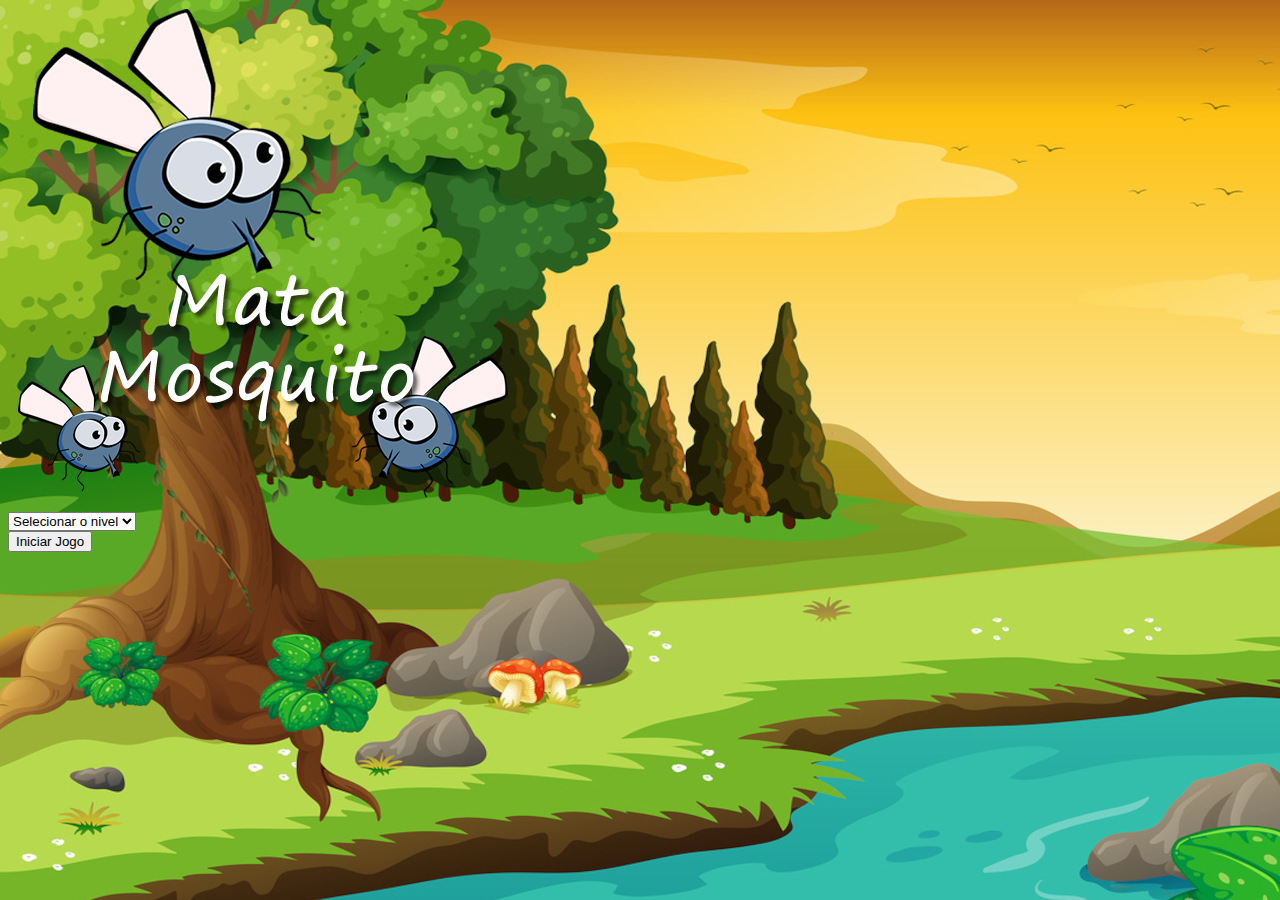
<file: index.html>
<!DOCTYPE html>
<html lang="pt-br">
    <head>
        <meta charset="UTF-8">
        <meta http-equiv="X-UA-Compatible" content="IE=edge">
        <meta name="viewport" content="width=device-width, initial-scale=1.0">
        <title>Pagina Inicial</title>
        <link rel="stylesheet" href="estilo.css">
        <link rel="stylesheet" href="https://stackpath.bootstrapcdn.com/bootstrap/4.1.3/css/bootstrap.min.css" integrity="sha384-MCw98/SFnGE8fJT3GXwEOngsV7Zt27NXFoaoApmYm81iuXoPkFOJwJ8ERdknLPMO" crossorigin="anonymous">
        <script>
            function iniciarJogo(){
                var nivel = document.getElementById('nivel').value
                if(nivel === ''){
                    alert('Selecione um nível para o jogo!') 
                    return false
                }
                window.location.href = "game.html?" + nivel
                
            }
        </script>
    </head>
    <body> 
        <div class="container">
            <div class="row">
                <div class="col">
                    <div class="d-flex justify-content-center"><img class="img-fluid" src="imagens/game.png" alt=""></div>
                </div>
            </div>
            <div class="row">
                <div class="col ">
                    <div class="d-flex justify-content-center">
                        <div class="mb-2">
                            <select class="form-control" id="nivel">
                                <option value="">Selecionar o nivel</option>
                                <option value="normal">Normal</option>
                                <option value="dificil">Dificil</option>
                                <option value="expert">Expert</option>
                            </select>
                        </div>
                    </div>
                </div>
            </div>
            <div class="row">
                <div class="col">
                    <div class="d-flex justify-content-center">
                        <button onclick="iniciarJogo()" type="button" class="btn btn-danger btn-lg">Iniciar Jogo</button>
                    </div>
                </div>
            </div>

        </div>
    </body>
</html>
</file>
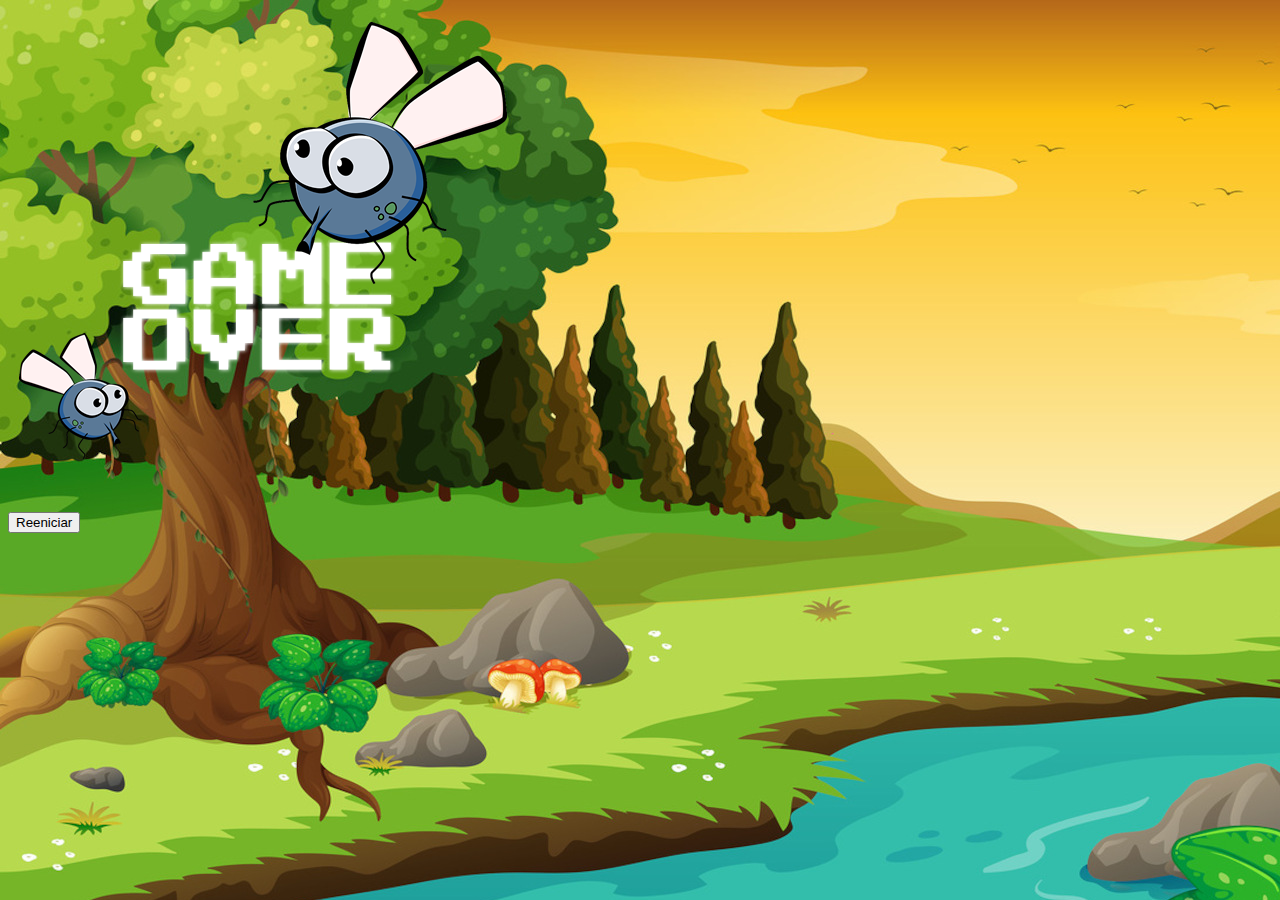
<file: fim_de_jogo.html>
<!DOCTYPE html>
<html lang="pt-br">
    <head>
        <meta charset="UTF-8">
        <meta http-equiv="X-UA-Compatible" content="IE=edge">
        <meta name="viewport" content="width=device-width, initial-scale=1.0">
        <title>Game Over</title>
        <link rel="stylesheet" href="estilo.css">
        <link rel="stylesheet" href="https://stackpath.bootstrapcdn.com/bootstrap/4.1.3/css/bootstrap.min.css" integrity="sha384-MCw98/SFnGE8fJT3GXwEOngsV7Zt27NXFoaoApmYm81iuXoPkFOJwJ8ERdknLPMO" crossorigin="anonymous">
    </head>
    <body> 
        <div class="container">
            <div class="row">
                <div class="col">
                    <div class="d-flex justify-content-center"><img class="img-fluid" src="imagens/game_over.png" alt=""></div>
                </div>
            </div>
            <div class="row">
                <div class="col">
                    <div class="d-flex justify-content-center">
                        <button onclick="window.location.href='index.html'" type="button" class="btn btn-dark btn-lg">Reeniciar</button>
                    </div>
                </div>
            </div>
        </div>
    </body>
</html>
</file>
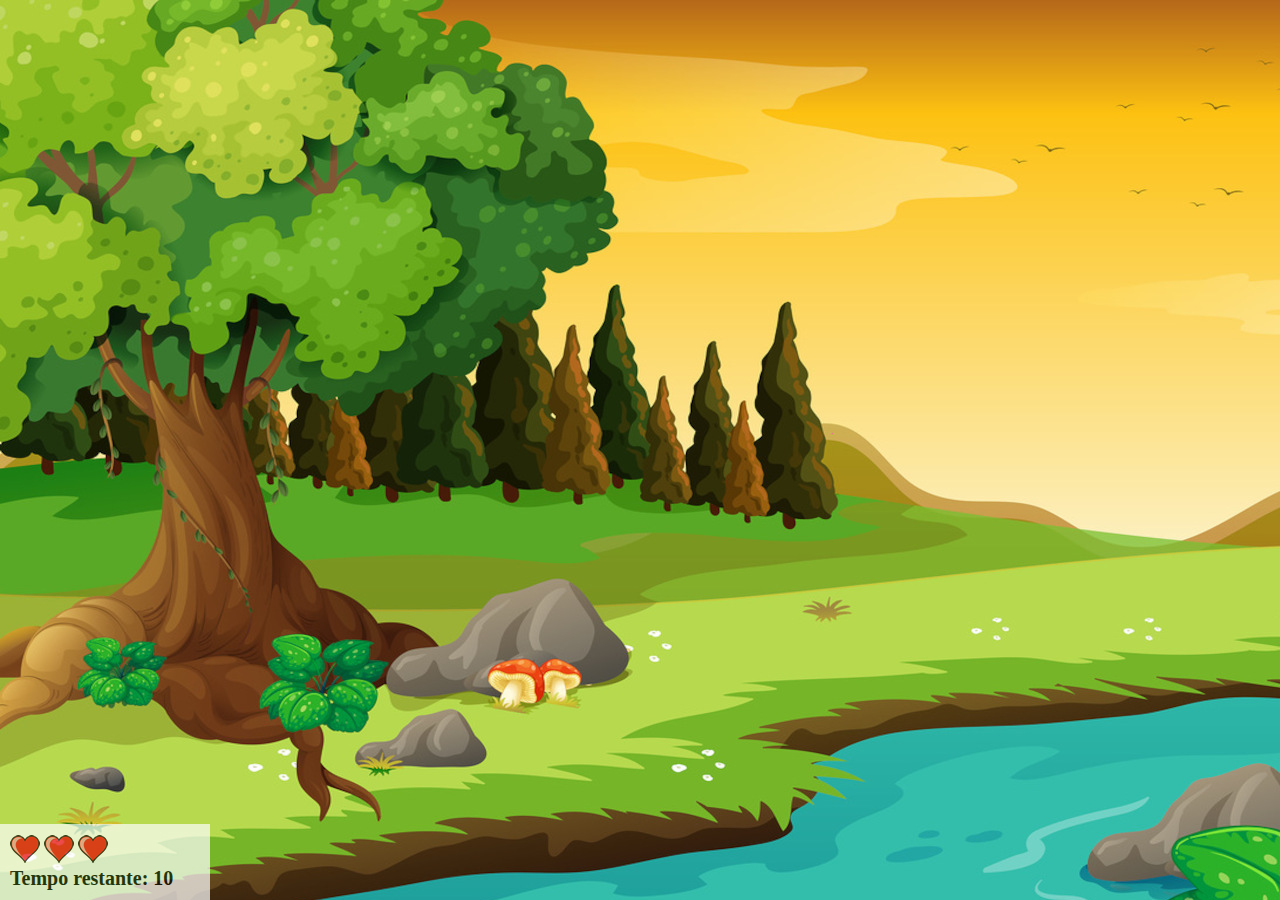
<file: game.html>
<!DOCTYPE html>
<html lang="pt-br">
    <head>
        <meta charset="UTF-8">
        <meta http-equiv="X-UA-Compatible" content="IE=edge">
        <meta name="viewport" content="width=device-width, initial-scale=1.0">
        <title>Game Mata Mosquito</title>
        <script src="jogo.js"></script>
        <link rel="stylesheet" href="estilo.css">
    </head>
    <body onresize="ajustaTamanhoPalcoJogo()"> 
        <div class="painel">
            <div class="vida">
                <img id="v1" src="imagens/coracao_cheio.png" alt="">
                <img id="v2" src="imagens/coracao_cheio.png" alt="">
                <img id="v3" src="imagens/coracao_cheio.png" alt="">
            </div>
            <div class="cronometro">
                Tempo restante: <span id="cronometro"></span>
            </div>
        </div>

        
        
        
        
        
        
        
        
        
        
        
        <script>
            document.getElementById('cronometro').innerHTML = tempo
            var criaMosquito = setInterval ( function(){ posicaoRandomica()}, criaMosquitoTempo)
        </script>
    </body>
</html>
</file>
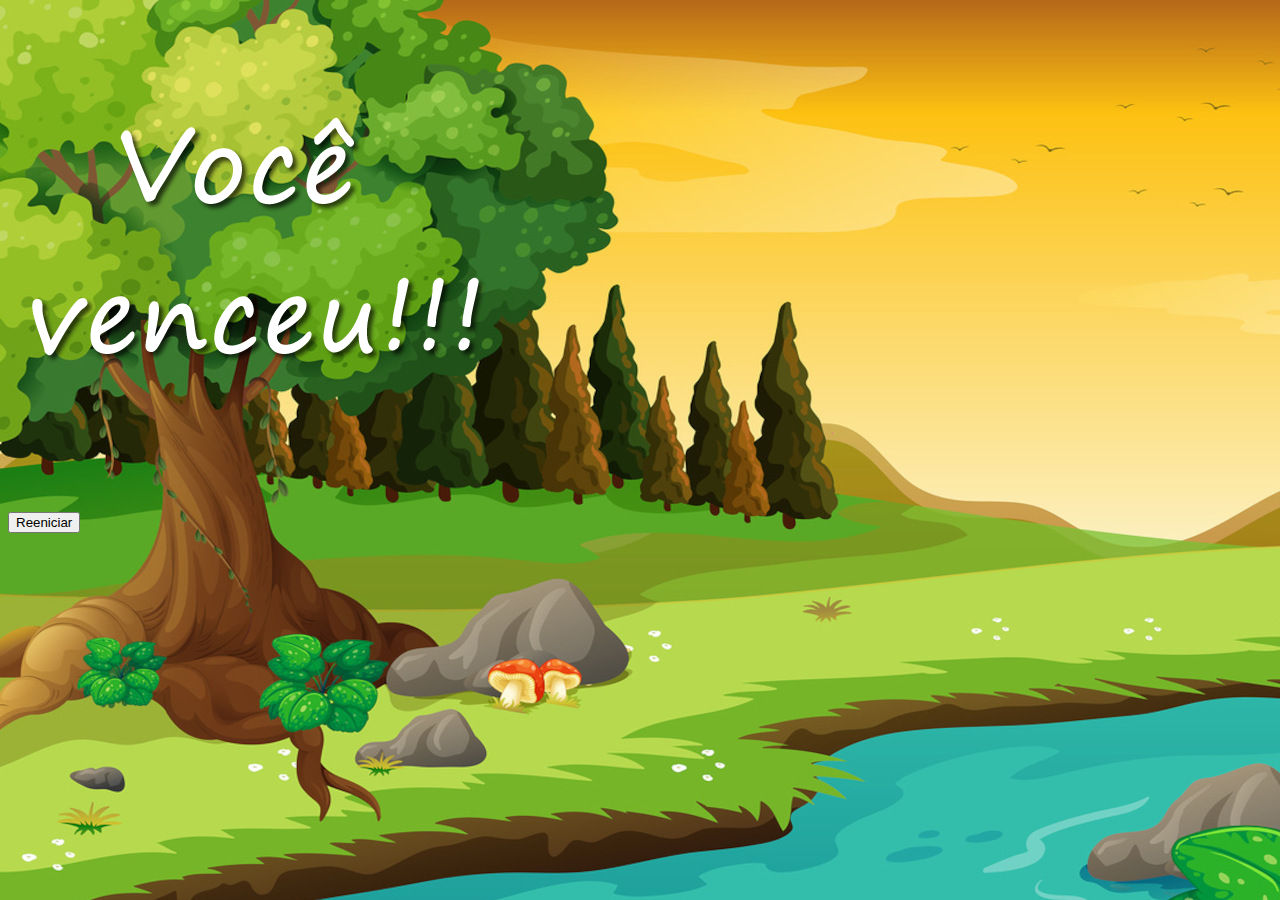
<file: vitoria.html>
<!DOCTYPE html>
<html lang="pt-br">
    <head>
        <meta charset="UTF-8">
        <meta http-equiv="X-UA-Compatible" content="IE=edge">
        <meta name="viewport" content="width=device-width, initial-scale=1.0">
        <title>Game Over</title>
        <link rel="stylesheet" href="estilo.css">
        <link rel="stylesheet" href="https://stackpath.bootstrapcdn.com/bootstrap/4.1.3/css/bootstrap.min.css" integrity="sha384-MCw98/SFnGE8fJT3GXwEOngsV7Zt27NXFoaoApmYm81iuXoPkFOJwJ8ERdknLPMO" crossorigin="anonymous">
    </head>
    <body> 
        <div class="container">
            <div class="row">
                <div class="col">
                    <div class="d-flex justify-content-center"><img class="img-fluid" src="imagens/vitoria.png" alt=""></div>
                </div>
            </div>
            <div class="row">
                <div class="col">
                    <div class="d-flex justify-content-center">
                        <button onclick="window.location.href='index.html'" type="button" class="btn btn-dark btn-lg">Reeniciar</button>
                    </div>
                </div>
            </div>
        </div>
    </body>
</html>
</file>
<file: estilo.css>
html{
    cursor: url(imagens/mata_mosca.png) 30 30, auto;
}
body{
    background-image: url(imagens/bg_1.jpg);
    background-repeat: no-repeat;
}


.mosquito1{
    width: 50px;
    height: 50px;
}
.mosquito2{
    width: 70px;
    height: 70px;
}
.mosquito3{
    width: 90px;
    height: 90px;
}
.ladoA{
    transform: scaleX(1);
}
.ladoB{
    transform: scaleX(-1);
}


/*Painel*/
.painel{
    position: absolute;
    width: 190px;
    padding: 10px;
    left: 0px;
    bottom: 0px;
    border-top: solid 1px white;
    background: white;
    opacity: 0.7;
}
.vida{
    float: left;
}
.cronometro{
    float: left;
    font-size: 20px;
    font-weight: bold;
}
</file>
